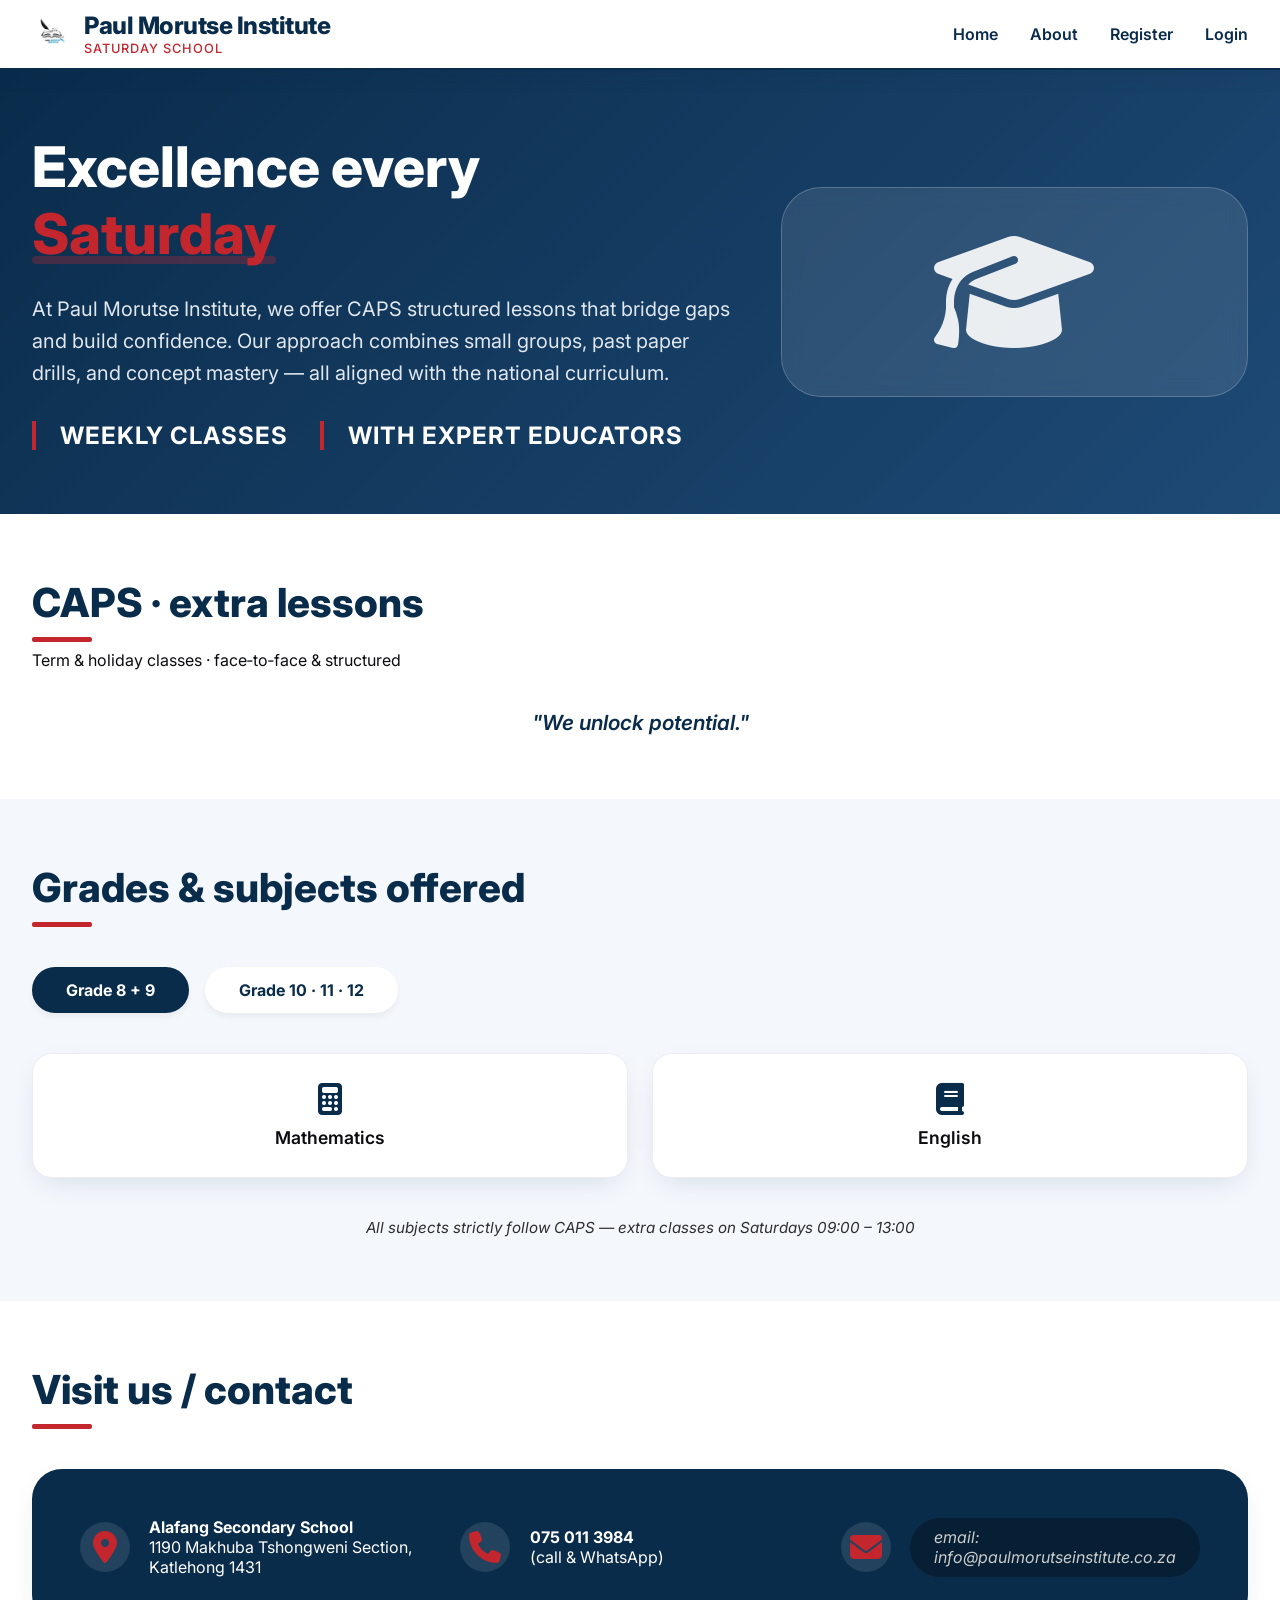
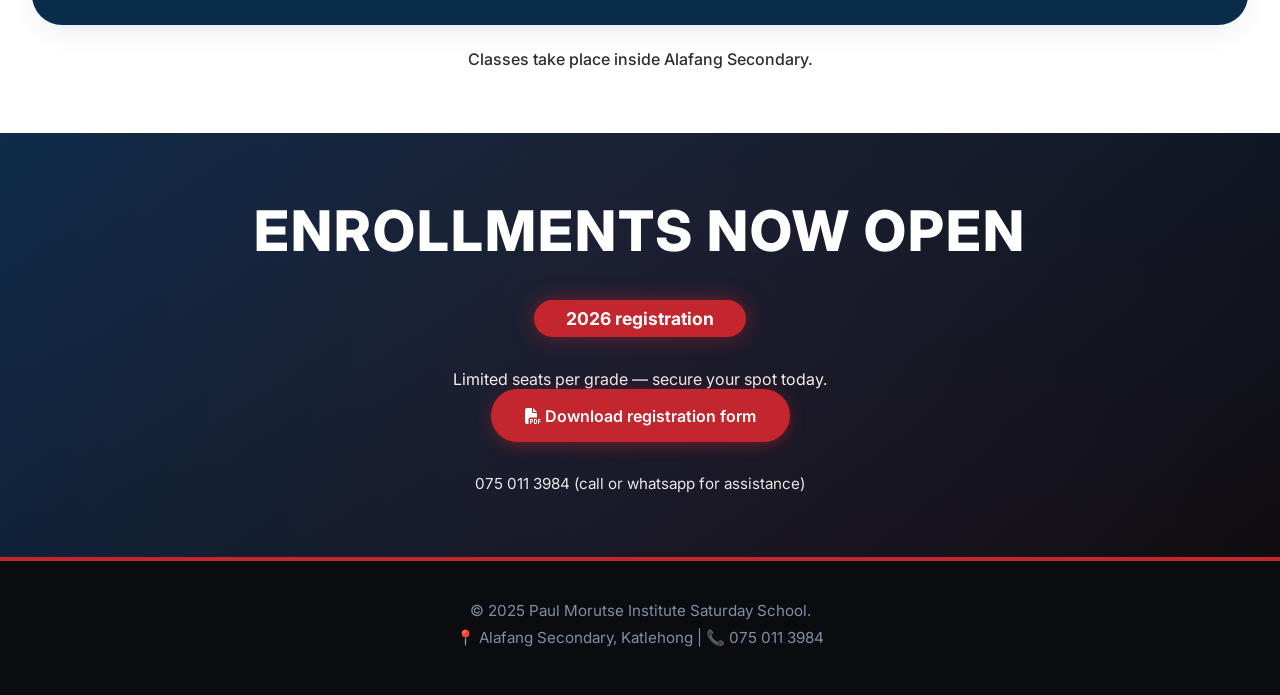
<file: index.html>
<!DOCTYPE html>
<html lang="en">
<head>
    <meta charset="UTF-8">
    <meta name="viewport" content="width=device-width, initial-scale=1.0">
    <title>Paul Morutse Institute · Saturday School</title>
    <!-- Favicon Placeholder -->
    <link rel="icon" type="image/x-icon" href="favicon.ico">
    <!-- Google Fonts -->
    <link href="https://fonts.googleapis.com/css2?family=Inter:wght@300;400;500;600;700;800&display=swap" rel="stylesheet">
    <!-- Font Awesome -->
    <link rel="stylesheet" href="https://cdnjs.cloudflare.com/ajax/libs/font-awesome/6.4.0/css/all.min.css">
    <!-- Custom CSS -->
    <link rel="stylesheet" href="index.css">
</head>
<body>

    <!-- Navigation -->
    <!-- Navigation -->
<nav class="navbar">
    <div class="container nav-container">
        <div class="logo-wrapper">
            <img src="favicon.ico" alt="Logo" class="favicon">
            <div class="logo">
                <h1>Paul Morutse Institute <span>Saturday School</span></h1>
            </div>
        </div>
        <div class="mobile-toggle" id="mobileToggle">
            <i class="fas fa-bars"></i>
        </div>
        <div class="nav-links" id="navLinks">
            <a href="index.html" class="active" >Home</a>
            <a href="about.html">About</a>
            <a href="registration.html">Register</a>
            <a href="login.html">Login</a>
        </div>
    </div>
</nav>

    <!-- Hero Section -->
    <header id="home" class="hero section-animate">
        <div class="container hero-grid">
            <div class="hero-content">
                <h2>Excellence every <i>Saturday</i></h2>
                <p>At Paul Morutse Institute, we offer CAPS structured lessons that bridge gaps and build confidence. Our approach combines small groups, past paper drills, and concept mastery — all aligned with the national curriculum.</p>
                <div class="hero-stats">
                  <div class="stat-item">
                        <div class="stat-number">Weekly Classes</div>
                    </div>
                    <div class="stat-item">
                        <div class="stat-number">With Expert Educators</div>
                    </div>
                </div>
            </div>
            <div class="hero-image">
                <div class="educators-photo">
                    <i class="fas fa-graduation-cap"></i>
                </div>
            </div>
        </div>
    </header>

    <!-- CAPS / About Section -->
    <section id="about" class="caps section-animate">
        <div class="container">
            <h2 class="section-title">CAPS · extra lessons</h2>
            <p>Term & holiday classes · face‑to‑face & structured</p>
            
          
            <div class="quote-box">
                <p>"We unlock potential."</p>
            </div>
        </div>
    </section>

    <!-- Educators Section -->
   

    <!-- Subjects Section -->
    <section id="subjects" class="subjects section-animate">
        <div class="container">
            <h2 class="section-title">Grades & subjects offered</h2>
            
            <div class="grade-tabs">
                <div class="grade-tag g8-9 active" data-target="grade-8-9">Grade 8 + 9</div>
                <div class="grade-tag g10-12" data-target="grade-10-12">Grade 10 · 11 · 12</div>
            </div>

            <!-- Grade 8-9 Subjects -->
            <div id="grade-8-9" class="subject-row subject-group active-group">
                <div class="subject-card">
                    <i class="fas fa-calculator"></i>
                    Mathematics
                </div>
                <div class="subject-card">
                    <i class="fas fa-book"></i>
                    English
                </div>
            </div>

            <!-- Grade 10-12 Subjects -->
            <div id="grade-10-12" class="subject-row subject-group">
                <div class="subject-card">
                    <i class="fas fa-calculator"></i>
                    Mathematics
                </div>
                <div class="subject-card">
                    <i class="fas fa-square-root-variable"></i>
                    Maths Literacy
                </div>
                <div class="subject-card">
                    <i class="fas fa-atom"></i>
                    Physical Sciences
                </div>
                <div class="subject-card">
                    <i class="fas fa-landmark"></i>
                    History
                </div>
                <div class="subject-card">
                    <i class="fas fa-briefcase"></i>
                    Business Studies
                </div>
            </div>

            <p class="subject-note">All subjects strictly follow CAPS — extra classes on Saturdays 09:00 – 13:00</p>
        </div>
    </section>

    <!-- Location & Contact -->
<section id="location" class="location-contact section-animate">
    <div class="container">
        <h2 class="section-title">Visit us / contact</h2>
        <div class="contact-details">
            <a href="https://maps.google.com/?q=Alafang+Secondary+School+Katlehong" target="_blank" class="contact-item" style="text-decoration: none; color: inherit;">
                <i class="fas fa-map-marker-alt"></i>
                <div>
                    <strong>Alafang Secondary School</strong><br>
                    1190 Makhuba Tshongweni Section, Katlehong 1431
                </div>
            </a>
            <a href="tel:0750113984" class="contact-item" style="text-decoration: none; color: inherit;">
                <i class="fas fa-phone"></i>
                <div>
                    <strong>075 011 3984</strong><br>
                    (call & WhatsApp)
                </div>
            </a>
            <a href="mailto:info@paulmorutseinstitute.co.za" class="contact-item" style="text-decoration: none; color: inherit;">
                <i class="fas fa-envelope"></i>
                <div class="email-placeholder">email: info@paulmorutseinstitute.co.za</div>
            </a>
        </div>
        <p class="location-note">Classes take place inside Alafang Secondary.</p>
    </div>
</section>

    <!-- Enrollment -->
    <section id="enroll" class="enrollment section-animate">
        <div class="container">
            <h2>Enrollments now open</h2>
            <div class="open-badge">2026 registration</div>
            <p>Limited seats per grade — secure your spot today.</p>
            <button id="downloadRegBtn" class="btn btn-download">
                <i class="fas fa-file-pdf"></i> Download registration form
            </button>
            <p class="contact-helper">075 011 3984 (call or whatsapp for assistance)</p>
        </div>
    </section>

    <!-- Footer -->
    <footer>
        <div class="container">
            <p>© 2025 Paul Morutse Institute Saturday School.</p>
            <p>📍 Alafang Secondary, Katlehong | 📞 075 011 3984</p>
        </div>
    </footer>

    <!-- Custom JS -->
    <script src="index.js"></script>
</body>
</html>
</file>
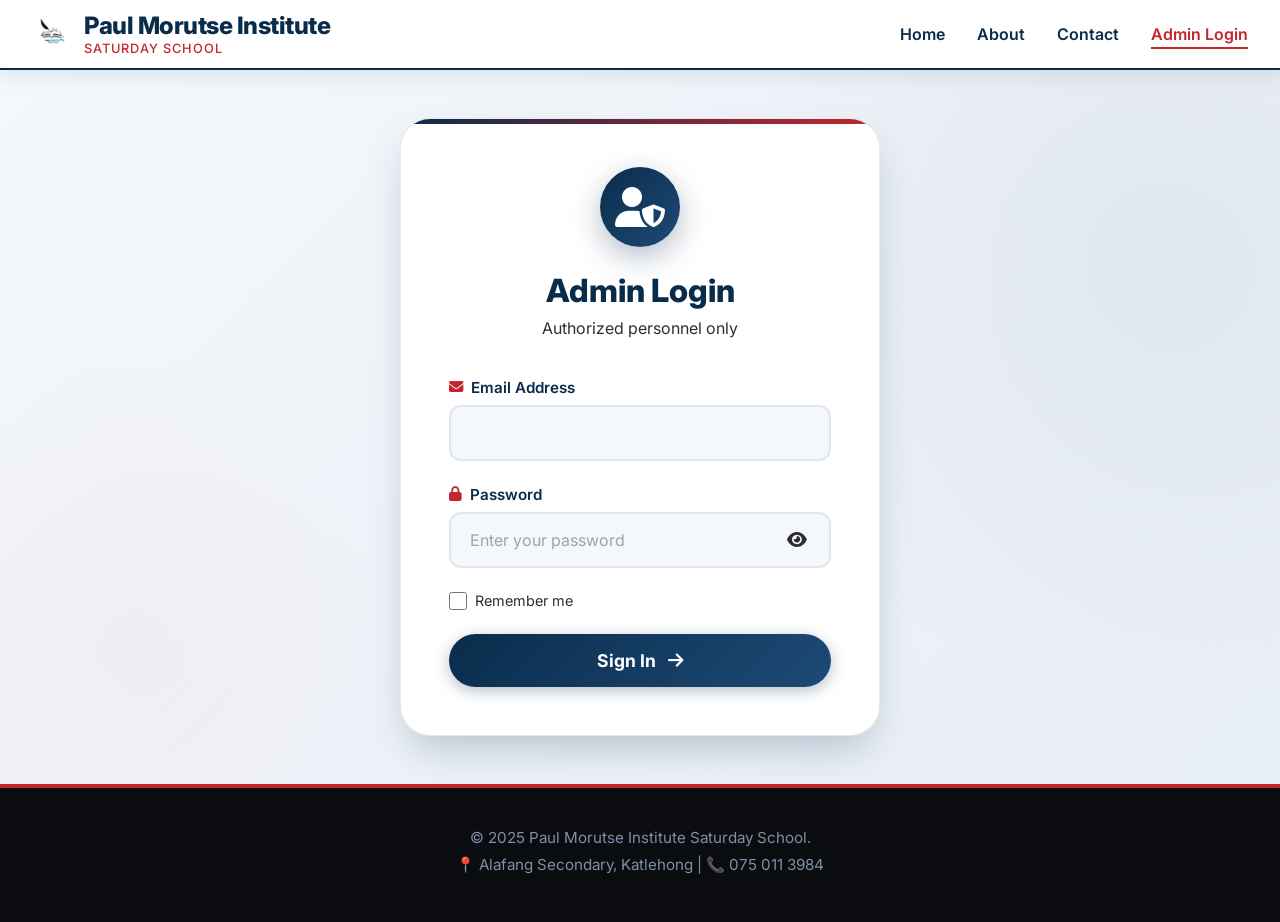
<file: admin.html>
<!DOCTYPE html>
<html lang="en">
<head>
    <meta charset="UTF-8">
    <meta name="viewport" content="width=device-width, initial-scale=1.0">
    <title>Paul Morutse Institute · Admin Portal</title>
    <!-- Favicon -->
    <link rel="icon" type="image/x-icon" href="favicon.ico">
    <!-- Google Fonts -->
    <link href="https://fonts.googleapis.com/css2?family=Inter:wght@300;400;500;600;700;800&family=Poppins:wght@300;400;500;600;700&display=swap" rel="stylesheet">
    <!-- Font Awesome -->
    <link rel="stylesheet" href="https://cdnjs.cloudflare.com/ajax/libs/font-awesome/6.4.0/css/all.min.css">
    <!-- Custom CSS -->
    <link rel="stylesheet" href="admin.css">
</head>
<body>
    <!-- Navigation -->
    <nav class="navbar">
        <div class="container nav-container">
            <div class="logo-wrapper">
                <img src="favicon.ico" alt="Logo" class="favicon">
                <div class="logo">
                    <h1>Paul Morutse Institute <span>Admin Portal</span></h1>
                </div>
            </div>
            <div class="mobile-toggle" id="mobileToggle">
                <i class="fas fa-bars"></i>
            </div>
            <div class="nav-links" id="navLinks">
                <a href="admin.html" class="active">Dashboard</a>
                <a href="login.html" id="logoutBtn">Logout</a>
            </div>
        </div>
    </nav>

    <!-- Main Content -->
    <main>
        <!-- Dashboard Header -->
        <div class="dashboard-header">
            <h1><i class="fas fa-crown" style="color: var(--accent-red);"></i> Admin Dashboard</h1>
            <div class="header-actions">
                <button class="refresh-btn" onclick="refreshSubmissions()" title="Refresh">
                    <i class="fas fa-sync-alt"></i>
                    <span>Refresh</span>
                </button>
                <div class="admin-badge">
                    <i class="fas fa-shield-alt"></i>
                    <span>Administrator Access</span>
                </div>
            </div>
        </div>

        <!-- Stats Cards - Only showing total and daily submissions -->
        <div class="stats-grid">
            <div class="stat-card">
                <div class="stat-icon" style="background: rgba(10, 44, 75, 0.1);">
                    <i class="fas fa-file-upload" style="color: var(--primary-blue);"></i>
                </div>
                <div class="stat-details">
                    <h3 id="totalSubmissions">0</h3>
                    <p>Total Submissions</p>
                </div>
            </div>
            <div class="stat-card">
                <div class="stat-icon" style="background: rgba(196, 38, 46, 0.1);">
                    <i class="fas fa-calendar-day" style="color: var(--accent-red);"></i>
                </div>
                <div class="stat-details">
                    <h3 id="todaySubmissions">0</h3>
                    <p>Today's Submissions</p>
                </div>
            </div>
        </div>

        <!-- Submissions Table - Simplified -->
        <div class="table-container">
            <table class="submissions-table">
                <thead>
                    <tr>
                        <th><i class="far fa-calendar-alt"></i> Date & Time</th>
                        <th><i class="far fa-file"></i> File Name</th>
                        <th><i class="fas fa-cog"></i> Actions</th>
                    </tr>
                </thead>
                <tbody id="submissionsBody">
                    <!-- Data will be populated by JavaScript -->
                </tbody>
            </table>
        </div>

        <!-- Loading Spinner -->
        <div class="loading-spinner" id="loadingSpinner">
            <div class="spinner"></div>
            <p>Loading submissions...</p>
        </div>

        <!-- No Results Message -->
        <div class="no-results" id="noResults">
            <i class="fas fa-folder-open"></i>
            <h3>No submissions found</h3>
            <p>Uploaded registration forms will appear here</p>
        </div>
    </main>

    <!-- Footer -->
    <footer>
        <div class="container">
            <p>© 2025 Paul Morutse Institute Saturday School · Admin Portal</p>
            <p>📍 Alafang Secondary, Katlehong | 📞 075 011 3984</p>
        </div>
    </footer>

    <!-- File Viewer Modal -->
    <div class="modal" id="fileViewerModal">
        <div class="modal-content modal-lg">
            <div class="modal-header">
                <h2><i class="fas fa-file-pdf" style="color: var(--accent-red);"></i> File Viewer</h2>
                <button class="close-modal" onclick="closeFileViewer()">
                    <i class="fas fa-times"></i>
                </button>
            </div>
            <div class="modal-body" id="fileViewerBody">
                <div class="file-viewer-container">
                    <iframe id="fileViewer" src="" width="100%" height="500px" style="border: none;" title="PDF Viewer"></iframe>
                </div>
            </div>
            <div class="modal-footer">
                <button class="modal-btn modal-btn-primary" id="downloadFromViewerBtn">
                    <i class="fas fa-download"></i> Download File
                </button>
                <button class="modal-btn modal-btn-danger" onclick="closeFileViewer()">
                    Close
                </button>
            </div>
        </div>
    </div>

    <!-- Custom JS -->
    <script src="admin.js"></script>
</body>
</html>
</file>
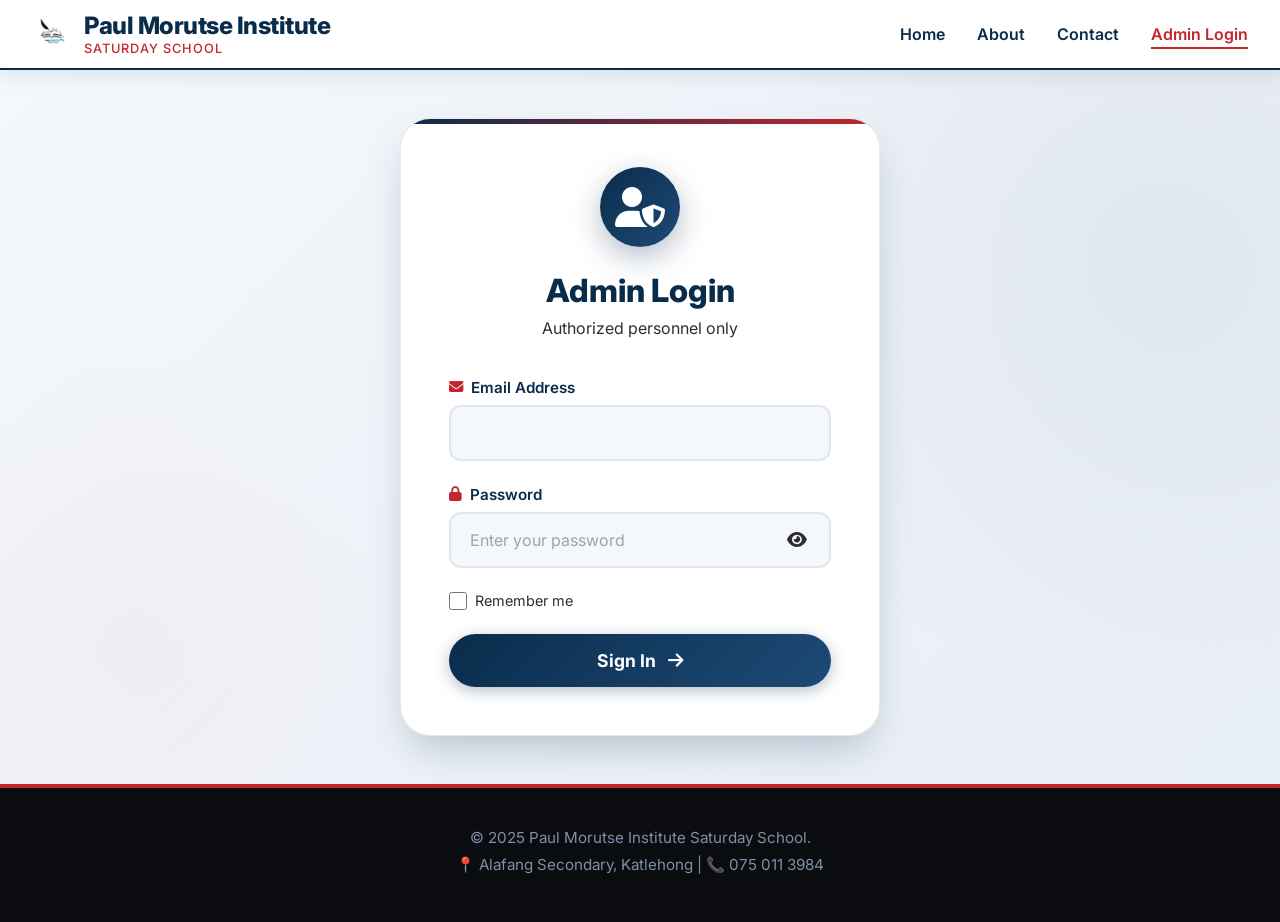
<file: login.html>
<!DOCTYPE html>
<html lang="en">
<head>
    <meta charset="UTF-8">
    <meta name="viewport" content="width=device-width, initial-scale=1.0">
    <title>Admin Login | Paul Morutse Institute</title>
    <link rel="icon" type="image/x-icon" href="favicon.ico">
    <link rel="stylesheet" href="login.css">
    <link rel="stylesheet" href="https://cdnjs.cloudflare.com/ajax/libs/font-awesome/6.4.0/css/all.min.css">
    <link href="https://fonts.googleapis.com/css2?family=Inter:wght@400;500;600;700;800&display=swap" rel="stylesheet">
</head>
<body>
    <!-- ===== Navbar ===== -->
    <nav class="navbar">
        <div class="container nav-container">
            <div class="logo-wrapper">
                <img src="favicon.ico" alt="PMI Logo" class="favicon">
                <div class="logo">
                    <h1>Paul Morutse Institute</h1>
                    <span>Saturday School</span>
                </div>
            </div>
            <div class="mobile-toggle" id="mobileToggle">
                <i class="fas fa-bars"></i>
            </div>
            <div class="nav-links" id="navLinks">
                <a href="index.html">Home</a>
                <a href="about.html">About</a>
                <a href="index.html#location">Contact</a>
                <a href="login.html" class="active">Admin Login</a>
            </div>
        </div>
    </nav>

    <!-- ===== Login Section ===== -->
    <section class="login-section">
        <div class="login-wrapper">
            <div class="login-card section-animate">
                <div class="login-header">
                    <div class="login-icon">
                        <i class="fas fa-user-shield"></i>
                    </div>
                    <h2>Admin Login</h2>
                    <p>Authorized personnel only</p>
                </div>

                <form class="login-form" id="loginForm">
                    <div class="form-group">
                        <label for="email">
                            <i class="fas fa-envelope"></i>
                            Email Address
                        </label>
                        <input type="email" id="email" name="email" placeholder="" required>
                        <div class="input-border"></div>
                    </div>

                    <div class="form-group">
                        <label for="password">
                            <i class="fas fa-lock"></i>
                            Password
                        </label>
                        <div class="password-wrapper">
                            <input type="password" id="password" name="password" placeholder="Enter your password" required>
                            <button type="button" class="toggle-password" id="togglePassword">
                                <i class="fas fa-eye"></i>
                            </button>
                        </div>
                        <div class="input-border"></div>
                    </div>

                    <div class="form-options">
                        <label class="remember-me">
                            <input type="checkbox" id="remember">
                            <span>Remember me</span>
                        </label>
                    </div>

                    <button type="submit" class="btn-login" id="loginBtn">
                        <span>Sign In</span>
                        <i class="fas fa-arrow-right"></i>
                    </button>
                </form>

                <div class="login-loading" id="loginLoading">
                    <div class="spinner"></div>
                    <p>Authenticating...</p>
                </div>

                <div class="login-success" id="loginSuccess">
                    <i class="fas fa-check-circle"></i>
                    <p>Login Successful!</p>
                    <p>Redirecting to admin dashboard...</p>
                </div>

                <div class="login-error" id="loginError">
                    <i class="fas fa-exclamation-circle"></i>
                    <p>Invalid credentials</p>
                    <p>Please contact the administrator</p>
                </div>
            </div>

            
    </section>

    <!-- ===== Footer ===== -->
    <footer>
        <p>© 2025 Paul Morutse Institute Saturday School.</p>
        <p>📍 Alafang Secondary, Katlehong | 📞 075 011 3984</p>
    </footer>

    <script src="login.js"></script>
</body>
</html>
</file>
<file: index.css>
/* ===== Reset & Global ===== */
* {
    margin: 0;
    padding: 0;
    box-sizing: border-box;
    font-family: 'Inter', system-ui, -apple-system, BlinkMacSystemFont, 'Segoe UI', Roboto, sans-serif;
}

body {
    background-color: #ffffff;
    color: #0b0c10;
    scroll-behavior: smooth;
    overflow-x: hidden;
}

/* ===== Color Palette ===== */
:root {
    --primary-blue: #0a2c4b;       /* Main Blue */
    --light-blue: #1e4a76;         /* Hover Blue */
    --accent-red: #c4262e;         /* Touch of Red */
    --dark-black: #0b0c10;         /* Touch of Black */
    --white: #ffffff;              /* Main White */
    --off-white: #f4f7fc;          /* Backgrounds */
    --text-grey: #2e2e2e;
    --shadow: 0 10px 30px -10px rgba(10, 44, 75, 0.15);
    --shadow-hover: 0 20px 40px -10px rgba(10, 44, 75, 0.25);
}

.container {
    max-width: 1280px;
    margin: 0 auto;
    padding: 0 2rem;
}

/* ===== Animations ===== */
.section-animate {
    opacity: 0;
    transform: translateY(30px);
    transition: all 0.8s cubic-bezier(0.5, 0, 0, 1);
}

.section-animate.visible {
    opacity: 1;
    transform: translateY(0);
}

@keyframes float {
    0% { transform: translateY(0px); }
    50% { transform: translateY(-10px); }
    100% { transform: translateY(0px); }
}

@keyframes pulse-red {
    0% { box-shadow: 0 0 0 0 rgba(196, 38, 46, 0.4); }
    70% { box-shadow: 0 0 0 10px rgba(196, 38, 46, 0); }
    100% { box-shadow: 0 0 0 0 rgba(196, 38, 46, 0); }
}

/* ===== Header / Nav ===== */
.navbar {
    background-color: var(--white);
    color: var(--primary-blue);
    padding: 0.75rem 0;
    border-bottom: 2px solid var(--primary-blue);
    position: sticky;
    top: 0;
    z-index: 1000;
    box-shadow: 0 4px 20px rgba(10, 44, 75, 0.1);
    transition: all 0.3s ease;
}

.nav-container {
    display: flex;
    justify-content: space-between;
    align-items: center;
    flex-wrap: wrap;
}

.logo-wrapper {
    display: flex;
    align-items: center;
    gap: 0.75rem;
}

.favicon {
    width: 40px;
    height: 40px;
    object-fit: contain;
    transition: transform 0.3s ease;
}

.favicon:hover {
    transform: rotate(5deg) scale(1.05);
}

.logo h1 {
    font-size: 1.5rem;
    font-weight: 800;
    letter-spacing: -0.5px;
    line-height: 1.2;
    color: var(--primary-blue);
    margin: 0;
}

.logo span {
    color: var(--accent-red);
    font-weight: 500;
    font-size: 0.8rem;
    display: block;
    letter-spacing: 1px;
    text-transform: uppercase;
}

.nav-links {
    display: flex;
    gap: 2rem;
    font-weight: 600;
}

.nav-links a {
    color: var(--primary-blue);
    text-decoration: none;
    transition: 0.3s;
    font-size: 1rem;
    position: relative;
    padding: 5px 0;
}

.nav-links a::after {
    content: '';
    position: absolute;
    width: 0;
    height: 2px;
    bottom: 0;
    left: 0;
    background-color: var(--accent-red);
    transition: width 0.3s;
}

.nav-links a:hover::after {
    width: 100%;
}

.nav-links a:hover {
    color: var(--accent-red);
}

.mobile-toggle {
    display: none;
    font-size: 1.5rem;
    color: var(--primary-blue);
    cursor: pointer;
    width: 40px;
    height: 40px;
    align-items: center;
    justify-content: center;
    background: var(--off-white);
    border-radius: 50%;
    transition: all 0.3s ease;
}

.mobile-toggle:hover {
    background: var(--primary-blue);
    color: var(--white);
}

/* ===== Hero Section ===== */
.hero {
    background: linear-gradient(135deg, var(--primary-blue) 0%, var(--light-blue) 100%);
    color: var(--white);
    padding: 4rem 0;
    position: relative;
    overflow: hidden;
}

.hero-grid {
    display: grid;
    grid-template-columns: 1.2fr 0.8fr;
    gap: 3rem;
    align-items: center;
}

.hero h2 {
    font-size: clamp(2rem, 5vw, 3.5rem);
    font-weight: 800;
    line-height: 1.2;
    margin-bottom: 1.5rem;
}

.hero h2 i {
    color: var(--accent-red);
    font-style: normal;
    position: relative;
    display: inline-block;
}

.hero h2 i::after {
    content: '';
    position: absolute;
    bottom: 5px;
    left: 0;
    width: 100%;
    height: 8px;
    background: rgba(196, 38, 46, 0.3);
    z-index: -1;
    border-radius: 4px;
}

.hero p {
    font-size: clamp(1rem, 3vw, 1.25rem);
    margin-bottom: 2rem;
    color: #e0e7ef;
    line-height: 1.6;
}

.hero-stats {
    display: flex;
    gap: 2rem;
    flex-wrap: wrap;
}

.stat-item {
    border-left: 4px solid var(--accent-red);
    padding-left: 1.5rem;
}

.stat-number {
    font-size: clamp(1.1rem, 3vw, 1.5rem);
    font-weight: 700;
    color: var(--white);
    text-transform: uppercase;
    letter-spacing: 1px;
}

.educators-photo {
    background: rgba(255, 255, 255, 0.1);
    backdrop-filter: blur(10px);
    padding: 2.5rem;
    border-radius: 40px;
    text-align: center;
    border: 1px solid rgba(255,255,255,0.2);
    animation: float 6s ease-in-out infinite;
}

.educators-photo i {
    font-size: clamp(5rem, 10vw, 10rem);
    color: var(--white);
    opacity: 0.9;
}

/* ===== CAPS Section ===== */
.caps {
    padding: 4rem 0;
    background: var(--white);
}

.section-title {
    font-size: clamp(1.8rem, 4vw, 2.5rem);
    font-weight: 800;
    color: var(--primary-blue);
    margin-bottom: 0.5rem;
    position: relative;
    display: inline-block;
}

.section-title::after {
    content: '';
    display: block;
    width: 60px;
    height: 5px;
    background: var(--accent-red);
    margin-top: 10px;
    border-radius: 2px;
}

.caps-grid {
    display: flex;
    flex-wrap: wrap;
    gap: 1.5rem;
    margin: 2.5rem 0;
}

.caps-card {
    background: var(--off-white);
    border-radius: 20px;
    padding: 2rem;
    flex: 1 1 280px;
    box-shadow: var(--shadow);
    border-bottom: 5px solid var(--primary-blue);
    transition: all 0.3s ease;
    position: relative;
    overflow: hidden;
}

.caps-card:hover {
    transform: translateY(-10px);
    box-shadow: var(--shadow-hover);
    border-bottom-color: var(--accent-red);
}

.caps-icon {
    font-size: 2.5rem;
    color: var(--primary-blue);
    margin-bottom: 1.2rem;
    transition: transform 0.3s;
}

.caps-card:hover .caps-icon {
    transform: scale(1.1);
    color: var(--accent-red);
}

.caps-card h3 {
    font-size: 1.3rem;
    color: var(--dark-black);
    margin-bottom: 0.8rem;
}

.grade-badge {
    background: var(--primary-blue);
    color: var(--white);
    padding: 0.4rem 1.2rem;
    border-radius: 50px;
    display: inline-block;
    font-size: 0.85rem;
    font-weight: 600;
}

.quote-box {
    text-align: center;
    font-size: 1.3rem;
    font-style: italic;
    color: var(--primary-blue);
    margin-top: 2.5rem;
    font-weight: 600;
}

/* ===== Educators Section ===== */
.educators {
    background: var(--primary-blue);
    color: var(--white);
    padding: 4rem 0;
    position: relative;
}

.educators-grid {
    display: grid;
    grid-template-columns: 1fr 1fr;
    gap: 3rem;
    align-items: center;
}

.educators-content h3 {
    font-size: clamp(1.8rem, 4vw, 2.5rem);
    margin-bottom: 1.8rem;
    border-left: 8px solid var(--accent-red);
    padding-left: 1.5rem;
    line-height: 1.2;
}

.educators-list {
    list-style: none;
}

.educators-list li {
    margin-bottom: 1.2rem;
    font-size: clamp(1.1rem, 3vw, 1.3rem);
    display: flex;
    align-items: center;
    gap: 1rem;
}

.educators-list i {
    color: var(--accent-red);
    font-size: 1.3rem;
    width: 2rem;
}

.educators-visual {
    text-align: center;
    font-size: 15rem;
    color: rgba(255,255,255,0.05);
    position: relative;
}

.educators-visual::before {
    content: '\f508';
    font-family: "Font Awesome 6 Free";
    font-weight: 900;
    position: absolute;
    top: 50%;
    left: 50%;
    transform: translate(-50%, -50%);
    color: var(--accent-red);
    opacity: 0.2;
    font-size: 10rem;
}

/* ===== Subjects Section ===== */
.subjects {
    background: var(--off-white);
    padding: 4rem 0;
}

.grade-tabs {
    display: flex;
    flex-wrap: wrap;
    gap: 1rem;
    margin: 2rem 0 2.5rem;
}

.grade-tag {
    background: var(--white);
    border-radius: 50px;
    padding: 0.7rem 2rem;
    font-weight: 700;
    font-size: 1rem;
    color: var(--primary-blue);
    box-shadow: 0 4px 6px rgba(0,0,0,0.05);
    border: 2px solid transparent;
    cursor: pointer;
    transition: all 0.3s ease;
}

.grade-tag:hover {
    transform: translateY(-3px);
    box-shadow: 0 8px 15px rgba(0,0,0,0.1);
}

.grade-tag.active {
    background: var(--primary-blue);
    color: var(--white);
    border-color: var(--primary-blue);
}

.grade-tag.g10-12.active {
    background: var(--accent-red);
    border-color: var(--accent-red);
}

.subject-row {
    display: grid;
    grid-template-columns: repeat(auto-fit, minmax(180px, 1fr));
    gap: 1.5rem;
    margin-bottom: 2.5rem;
    display: none;
    animation: fadeUp 0.5s ease forwards;
}

.subject-row.active-group {
    display: grid;
}

.subject-card {
    background: var(--white);
    padding: 1.8rem 1.2rem;
    border-radius: 20px;
    text-align: center;
    font-weight: 600;
    font-size: 1.1rem;
    color: var(--dark-black);
    box-shadow: var(--shadow);
    transition: 0.3s;
    border: 1px solid #eaeef2;
    cursor: default;
    display: flex;
    flex-direction: column;
    align-items: center;
    gap: 0.8rem;
}

.subject-card:hover {
    transform: translateY(-5px) scale(1.02);
    border-color: var(--primary-blue);
    box-shadow: var(--shadow-hover);
}

.subject-card i {
    font-size: 2rem;
    color: var(--primary-blue);
    transition: 0.3s;
}

.subject-card:hover i {
    color: var(--accent-red);
}

.subject-note {
    text-align: center;
    color: var(--text-grey);
    font-style: italic;
    margin-top: 1.5rem;
    font-size: 0.95rem;
}

/* ===== Location & Contact ===== */
.location-contact {
    padding: 4rem 0;
    background: var(--white);
}

.contact-details {
    display: flex;
    flex-wrap: wrap;
    gap: 2rem;
    background: var(--primary-blue);
    color: var(--white);
    padding: 2.5rem;
    border-radius: 30px;
    margin-top: 2rem;
    align-items: center;
    justify-content: space-between;
    box-shadow: var(--shadow);
    max-width: 100%;
}

.contact-item {
    display: flex;
    align-items: center;
    gap: 1.2rem;
    font-size: 1rem;
    flex: 1 1 250px;
    transition: all 0.3s ease;
    cursor: pointer;
    border-radius: 12px;
    padding: 0.5rem;
    text-decoration: none;
    color: inherit;
}

.contact-item:hover {
    background: rgba(255, 255, 255, 0.15);
    transform: translateY(-2px);
}

.contact-item i {
    font-size: 2rem;
    color: var(--accent-red);
    background: rgba(255,255,255,0.1);
    padding: 0.8rem;
    border-radius: 50%;
    width: 50px;
    height: 50px;
    display: flex;
    align-items: center;
    justify-content: center;
    transition: all 0.3s ease;
    flex-shrink: 0;
}

.contact-item:hover i {
    background: var(--accent-red);
    color: var(--white);
    transform: scale(1.1);
}

.email-placeholder {
    background: rgba(0,0,0,0.3);
    padding: 0.6rem 1.5rem;
    border-radius: 50px;
    color: #ccc;
    font-style: italic;
    display: inline-block;
    transition: all 0.3s ease;
}

.contact-item:hover .email-placeholder {
    background: rgba(0,0,0,0.5);
    color: var(--white);
}

.location-note {
    text-align: center;
    margin-top: 1.5rem;
    color: var(--text-grey);
    font-weight: 500;
}

/* ===== Enrollment ===== */
.enrollment {
    background: linear-gradient(145deg, var(--primary-blue) 0%, var(--dark-black) 100%);
    color: var(--white);
    text-align: center;
    padding: 4rem 2rem;
    position: relative;
    overflow: hidden;
}

.enrollment::before {
    content: '';
    position: absolute;
    top: -50%;
    left: -50%;
    width: 200%;
    height: 200%;
    background: radial-gradient(circle, rgba(196,38,46,0.1) 0%, transparent 70%);
    animation: pulse-red 3s infinite;
}

.enrollment h2 {
    font-size: clamp(2rem, 5vw, 3.5rem);
    font-weight: 800;
    text-transform: uppercase;
    letter-spacing: 2px;
    margin-bottom: 1rem;
    position: relative;
}

.open-badge {
    background: var(--accent-red);
    display: inline-block;
    padding: 0.5rem 2rem;
    border-radius: 50px;
    font-size: 1.1rem;
    font-weight: 700;
    margin: 1.2rem 0 2rem;
    box-shadow: 0 0 20px rgba(196, 38, 46, 0.5);
    position: relative;
    animation: float 3s ease-in-out infinite;
}

.btn {
    display: inline-block;
    background: transparent;
    border: 2px solid var(--white);
    padding: 0.9rem 2rem;
    font-weight: 600;
    text-decoration: none;
    border-radius: 50px;
    transition: all 0.3s ease;
    cursor: pointer;
    font-size: 1rem;
    color: var(--white);
    position: relative;
    z-index: 10;
}

.btn-download {
    background: var(--accent-red);
    border-color: var(--accent-red);
    color: var(--white);
    box-shadow: 0 4px 15px rgba(196, 38, 46, 0.4);
}

.btn-download:hover {
    background: #a51e26;
    border-color: #a51e26;
    box-shadow: 0 8px 25px rgba(196, 38, 46, 0.6);
    transform: translateY(-3px);
}

.contact-helper {
    margin-top: 2rem;
    font-size: 0.95rem;
    opacity: 0.9;
    position: relative;
    z-index: 10;
}

/* ===== Footer ===== */
footer {
    background: var(--dark-black);
    color: #7f8fa6;
    padding: 2.5rem 2rem;
    text-align: center;
    border-top: 4px solid var(--accent-red);
}

footer p {
    margin-bottom: 0.5rem;
    font-size: 0.95rem;
}

/* ===== Responsive - Tablet ===== */
@media (max-width: 900px) {
    .container {
        padding: 0 1.5rem;
    }

    .hero-grid, .educators-grid {
        grid-template-columns: 1fr;
        text-align: center;
        gap: 2rem;
    }

    .hero-stats {
        justify-content: center;
    }

    .educators-content h3 {
        border-left: none;
        border-bottom: 8px solid var(--accent-red);
        padding-left: 0;
        padding-bottom: 1rem;
    }

    .educators-list li {
        justify-content: center;
    }

    .contact-details {
        flex-direction: column;
        text-align: center;
        padding: 2rem;
        border-radius: 20px;
    }

    .contact-item {
        flex-direction: column;
        gap: 0.5rem;
        width: 100%;
    }
}

/* ===== Responsive - Mobile ===== */
@media (max-width: 768px) {
    .container {
        padding: 0 1.2rem;
    }

    .navbar {
        padding: 0.5rem 0;
    }

    .mobile-toggle {
        display: flex;
    }

    .nav-links {
        position: absolute;
        top: 100%;
        left: 0;
        width: 100%;
        background: var(--white);
        flex-direction: column;
        padding: 1.5rem;
        gap: 1rem;
        box-shadow: 0 20px 30px rgba(10, 44, 75, 0.15);
        display: none;
        border-bottom: 3px solid var(--accent-red);
        border-radius: 0 0 20px 20px;
    }

    .nav-links.active {
        display: flex;
        animation: slideDown 0.3s ease forwards;
    }

    .nav-links a {
        font-size: 1.1rem;
        text-align: center;
        padding: 0.7rem;
        background: var(--off-white);
        border-radius: 50px;
        width: 100%;
    }

    .nav-links a::after {
        display: none;
    }

    .nav-links a:hover {
        background: var(--primary-blue);
        color: var(--white);
    }

    .hero {
        padding: 3rem 0;
    }

    .hero h2 {
        font-size: 2rem;
    }

    .hero p {
        font-size: 1rem;
    }

    .hero-stats {
        gap: 1.5rem;
    }

    .stat-item {
        padding-left: 1rem;
    }

    .stat-number {
        font-size: 1rem;
    }

    .section-title {
        font-size: 1.8rem;
    }

    .enrollment h2 {
        font-size: 1.8rem;
    }

    .logo-wrapper {
        gap: 0.5rem;
    }

    .favicon {
        width: 35px;
        height: 35px;
    }

    .logo h1 {
        font-size: 1.1rem;
    }

    .logo span {
        font-size: 0.65rem;
    }

    .caps-card {
        padding: 1.5rem;
    }

    .caps-card h3 {
        font-size: 1.2rem;
    }

    .subject-row {
        grid-template-columns: repeat(2, 1fr);
        gap: 1rem;
    }

    .subject-card {
        padding: 1.5rem 0.8rem;
        font-size: 1rem;
    }

    .subject-card i {
        font-size: 1.8rem;
    }

    .grade-tabs {
        justify-content: center;
    }

    .grade-tag {
        padding: 0.6rem 1.5rem;
        font-size: 0.95rem;
    }

    /* Contact section - Compact Mobile Styles */
    .contact-details {
        padding: 1.5rem 1rem;
        gap: 1rem;
        border-radius: 16px;
        margin-top: 1.5rem;
    }

    .contact-item {
        flex-direction: row;
        justify-content: flex-start;
        padding: 0.8rem 0.6rem;
        gap: 0.8rem;
        width: 100%;
        flex: 1 1 100%;
    }

    .contact-item i {
        width: 40px;
        height: 40px;
        font-size: 1.2rem;
        padding: 0.6rem;
        flex-shrink: 0;
    }

    .contact-item div {
        font-size: 0.9rem;
        line-height: 1.4;
        text-align: left;
    }

    .contact-item strong {
        font-size: 0.95rem;
        display: block;
        margin-bottom: 0.2rem;
    }

    .email-placeholder {
        padding: 0.4rem 1rem;
        font-size: 0.85rem;
    }

    .location-note {
        font-size: 0.85rem;
        margin-top: 1rem;
    }

    .enrollment {
        padding: 3rem 1rem;
    }

    .open-badge {
        padding: 0.4rem 1.5rem;
        font-size: 1rem;
    }

    .btn {
        padding: 0.8rem 1.8rem;
        font-size: 0.95rem;
    }

    .contact-helper {
        font-size: 0.9rem;
    }

    footer p {
        font-size: 0.9rem;
    }
}

/* ===== Responsive - Small Mobile ===== */
@media (max-width: 480px) {
    .container {
        padding: 0 1rem;
    }

    .hero {
        padding: 2.5rem 0;
    }

    .hero h2 {
        font-size: 1.8rem;
    }

    .hero-stats {
        flex-direction: column;
        gap: 1rem;
        align-items: center;
    }

    .stat-item {
        width: 100%;
        max-width: 250px;
    }

    .caps-card {
        flex: 1 1 100%;
    }

    .subject-row {
        grid-template-columns: 1fr;
        gap: 0.8rem;
    }

    .subject-card {
        flex-direction: row;
        justify-content: flex-start;
        padding: 1rem 1.5rem;
        gap: 1rem;
    }

    .subject-card i {
        margin-bottom: 0;
        font-size: 1.5rem;
    }

    .grade-tabs {
        flex-direction: column;
        width: 100%;
    }

    .grade-tag {
        width: 100%;
        text-align: center;
    }

    /* Contact section - Extra Small Mobile Styles */
    .contact-details {
        padding: 1.2rem 0.8rem;
        gap: 0.8rem;
        border-radius: 12px;
        margin-top: 1rem;
    }

    .contact-item {
        padding: 0.6rem 0.5rem;
        gap: 0.6rem;
        border-radius: 8px;
    }

    .contact-item i {
        width: 35px;
        height: 35px;
        font-size: 1rem;
        padding: 0.5rem;
    }

    .contact-item div {
        font-size: 0.8rem;
        line-height: 1.3;
    }

    .contact-item strong {
        font-size: 0.85rem;
    }

    .email-placeholder {
        padding: 0.3rem 0.8rem;
        font-size: 0.75rem;
    }

    .location-note {
        font-size: 0.75rem;
        margin-top: 0.8rem;
    }

    .enrollment h2 {
        font-size: 1.5rem;
    }

    .open-badge {
        font-size: 0.9rem;
    }

    .btn {
        width: 100%;
        max-width: 300px;
    }

    .logo-wrapper {
        gap: 0.4rem;
    }

    .favicon {
        width: 30px;
        height: 30px;
    }

    .logo h1 {
        font-size: 1rem;
    }

    .logo span {
        font-size: 0.6rem;
    }
}

/* ===== Keyframes ===== */
@keyframes slideDown {
    from {
        opacity: 0;
        transform: translateY(-20px);
    }
    to {
        opacity: 1;
        transform: translateY(0);
    }
}

@keyframes fadeUp {
    from {
        opacity: 0;
        transform: translateY(20px);
    }
    to {
        opacity: 1;
        transform: translateY(0);
    }
}
</file>
<file: admin.css>
* {
    margin: 0;
    padding: 0;
    box-sizing: border-box;
    font-family: 'Inter', system-ui, -apple-system, BlinkMacSystemFont, 'Segoe UI', Roboto, sans-serif;
}

body {
    background-color: #f4f7fc;
    color: #0b0c10;
    scroll-behavior: smooth;
    overflow-x: hidden;
    min-height: 100vh;
    display: flex;
    flex-direction: column;
}

/* ===== Color Palette ===== */
:root {
    --primary-blue: #0a2c4b;       /* Main Blue */
    --light-blue: #1e4a76;         /* Hover Blue */
    --accent-red: #c4262e;         /* Touch of Red */
    --dark-black: #0b0c10;         /* Touch of Black */
    --white: #ffffff;              /* Main White */
    --off-white: #f4f7fc;          /* Backgrounds */
    --text-grey: #2e2e2e;
    --shadow: 0 10px 30px -10px rgba(10, 44, 75, 0.15);
    --shadow-hover: 0 20px 40px -10px rgba(10, 44, 75, 0.25);
    --radius: 16px;
    --transition: all 0.3s ease;
}

.container {
    max-width: 1400px;
    margin: 0 auto;
    padding: 0 2rem;
}

/* ===== Header / Nav ===== */
.navbar {
    background-color: var(--white);
    color: var(--primary-blue);
    padding: 0.75rem 0;
    border-bottom: 2px solid var(--primary-blue);
    position: sticky;
    top: 0;
    z-index: 1000;
    box-shadow: 0 4px 20px rgba(10, 44, 75, 0.1);
    transition: all 0.3s ease;
}

.nav-container {
    display: flex;
    justify-content: space-between;
    align-items: center;
    flex-wrap: wrap;
}

.logo-wrapper {
    display: flex;
    align-items: center;
    gap: 0.75rem;
}

.favicon {
    width: 40px;
    height: 40px;
    object-fit: contain;
    transition: transform 0.3s ease;
}

.favicon:hover {
    transform: rotate(5deg) scale(1.05);
}

.logo h1 {
    font-size: 1.5rem;
    font-weight: 800;
    letter-spacing: -0.5px;
    line-height: 1.2;
    color: var(--primary-blue);
    margin: 0;
}

.logo span {
    color: var(--accent-red);
    font-weight: 500;
    font-size: 0.8rem;
    display: block;
    letter-spacing: 1px;
    text-transform: uppercase;
}

.nav-links {
    display: flex;
    gap: 2rem;
    font-weight: 600;
}

.nav-links a {
    color: var(--primary-blue);
    text-decoration: none;
    transition: 0.3s;
    font-size: 1rem;
    position: relative;
    padding: 5px 0;
}

.nav-links a.active {
    color: var(--accent-red);
}

.nav-links a.active::after {
    content: '';
    position: absolute;
    width: 100%;
    height: 2px;
    bottom: 0;
    left: 0;
    background-color: var(--accent-red);
}

.nav-links a::after {
    content: '';
    position: absolute;
    width: 0;
    height: 2px;
    bottom: 0;
    left: 0;
    background-color: var(--accent-red);
    transition: width 0.3s;
}

.nav-links a:hover::after {
    width: 100%;
}

.nav-links a:hover {
    color: var(--accent-red);
}

.mobile-toggle {
    display: none;
    font-size: 1.5rem;
    color: var(--primary-blue);
    cursor: pointer;
    width: 40px;
    height: 40px;
    align-items: center;
    justify-content: center;
    background: var(--off-white);
    border-radius: 50%;
    transition: all 0.3s ease;
}

.mobile-toggle:hover {
    background: var(--primary-blue);
    color: var(--white);
}

/* ===== Main Content ===== */
main {
    flex: 1;
    padding: 2rem;
    max-width: 1200px;
    margin: 0 auto;
    width: 100%;
}

/* ===== Dashboard Header ===== */
.dashboard-header {
    display: flex;
    justify-content: space-between;
    align-items: center;
    margin-bottom: 2rem;
    flex-wrap: wrap;
    gap: 1rem;
}

.dashboard-header h1 {
    font-size: 2rem;
    color: var(--primary-blue);
    display: flex;
    align-items: center;
    gap: 0.5rem;
}

.admin-badge {
    background: linear-gradient(135deg, var(--primary-blue), var(--light-blue));
    color: var(--white);
    padding: 0.75rem 1.5rem;
    border-radius: 50px;
    display: flex;
    align-items: center;
    gap: 0.5rem;
    font-weight: 600;
    box-shadow: var(--shadow);
}

.admin-badge i {
    font-size: 1.2rem;
}

/* ===== Stats Cards ===== */
.stats-grid {
    display: grid;
    grid-template-columns: repeat(auto-fit, minmax(240px, 1fr));
    gap: 1.5rem;
    margin-bottom: 2rem;
}

.stat-card {
    background: var(--white);
    padding: 1.5rem;
    border-radius: var(--radius);
    box-shadow: var(--shadow);
    display: flex;
    align-items: center;
    gap: 1rem;
    transition: var(--transition);
}

.stat-card:hover {
    transform: translateY(-4px);
    box-shadow: var(--shadow-hover);
}

.stat-icon {
    width: 60px;
    height: 60px;
    border-radius: 12px;
    display: flex;
    align-items: center;
    justify-content: center;
    font-size: 1.8rem;
}

.stat-details h3 {
    font-size: 2rem;
    font-weight: 700;
    color: var(--dark-black);
    line-height: 1.2;
}

.stat-details p {
    color: var(--text-grey);
    font-size: 0.9rem;
    font-weight: 500;
}

/* ===== Table Styles ===== */
.table-container {
    background: var(--white);
    border-radius: var(--radius);
    box-shadow: var(--shadow);
    overflow-x: auto;
    margin-bottom: 2rem;
}

.submissions-table {
    width: 100%;
    border-collapse: collapse;
    min-width: 600px;
}

.submissions-table th {
    background: linear-gradient(135deg, var(--primary-blue), var(--light-blue));
    color: var(--white);
    padding: 1rem;
    text-align: left;
    font-weight: 600;
    font-size: 0.9rem;
    white-space: nowrap;
}

.submissions-table th i {
    margin-right: 0.5rem;
}

.submissions-table td {
    padding: 1rem;
    border-bottom: 1px solid #e2e8f0;
    color: var(--text-grey);
}

.submissions-table tr:last-child td {
    border-bottom: none;
}

.submissions-table tbody tr {
    transition: var(--transition);
}

.submissions-table tbody tr:hover {
    background: var(--off-white);
}

.file-info {
    display: flex;
    align-items: center;
    gap: 0.75rem;
}

.file-icon {
    font-size: 1.5rem;
    color: var(--accent-red);
}

.file-name {
    font-weight: 500;
    color: var(--dark-black);
}

.action-buttons {
    display: flex;
    gap: 0.5rem;
}

.action-btn {
    width: 40px;
    height: 40px;
    border-radius: 8px;
    border: none;
    display: flex;
    align-items: center;
    justify-content: center;
    cursor: pointer;
    transition: var(--transition);
    font-size: 1rem;
}

.view-btn {
    background: rgba(10, 44, 75, 0.1);
    color: var(--primary-blue);
}

.view-btn:hover {
    background: var(--primary-blue);
    color: var(--white);
    transform: translateY(-2px);
}

.download-btn {
    background: rgba(30, 74, 118, 0.1);
    color: var(--light-blue);
}

.download-btn:hover {
    background: var(--light-blue);
    color: var(--white);
    transform: translateY(-2px);
}

.delete-btn {
    background: rgba(196, 38, 46, 0.1);
    color: var(--accent-red);
}

.delete-btn:hover {
    background: var(--accent-red);
    color: var(--white);
    transform: translateY(-2px);
}
/* Add this to your existing admin.css */

.header-actions {
    display: flex;
    gap: 1rem;
    align-items: center;
    flex-wrap: wrap;
}

.refresh-btn {
    padding: 0.75rem 1.5rem;
    background: var(--white);
    color: var(--primary-blue);
    border: 2px solid var(--primary-blue);
    border-radius: 50px;
    font-weight: 600;
    cursor: pointer;
    transition: var(--transition);
    display: flex;
    align-items: center;
    gap: 0.5rem;
    font-size: 0.95rem;
}

.refresh-btn:hover {
    background: var(--primary-blue);
    color: var(--white);
    transform: translateY(-2px);
    box-shadow: var(--shadow);
}

.refresh-btn i {
    transition: transform 0.5s ease;
}

.refresh-btn:hover i {
    transform: rotate(180deg);
}

@media (max-width: 768px) {
    .header-actions {
        width: 100%;
        justify-content: space-between;
    }
    
    .refresh-btn {
        padding: 0.75rem 1rem;
    }
}

@media (max-width: 480px) {
    .header-actions {
        flex-direction: column;
        width: 100%;
    }
    
    .refresh-btn {
        width: 100%;
        justify-content: center;
    }
}

/* ===== Loading Spinner ===== */
.loading-spinner {
    text-align: center;
    padding: 3rem;
    display: none;
}

.loading-spinner.show {
    display: block;
}

.spinner {
    width: 50px;
    height: 50px;
    border: 4px solid var(--off-white);
    border-top: 4px solid var(--primary-blue);
    border-radius: 50%;
    margin: 0 auto 1rem;
    animation: spin 1s linear infinite;
}

@keyframes spin {
    0% { transform: rotate(0deg); }
    100% { transform: rotate(360deg); }
}

/* ===== No Results ===== */
.no-results {
    text-align: center;
    padding: 4rem 2rem;
    background: var(--white);
    border-radius: var(--radius);
    box-shadow: var(--shadow);
    display: none;
}

.no-results.show {
    display: block;
}

.no-results i {
    font-size: 4rem;
    color: var(--primary-blue);
    opacity: 0.3;
    margin-bottom: 1rem;
}

.no-results h3 {
    color: var(--dark-black);
    margin-bottom: 0.5rem;
}

.no-results p {
    color: var(--text-grey);
}

/* ===== Modal Styles ===== */
.modal {
    display: none;
    position: fixed;
    top: 0;
    left: 0;
    width: 100%;
    height: 100%;
    background: rgba(0, 0, 0, 0.5);
    z-index: 2000;
    align-items: center;
    justify-content: center;
    padding: 1rem;
}

.modal.show {
    display: flex;
}

.modal-content {
    background: var(--white);
    border-radius: var(--radius);
    width: 100%;
    max-width: 900px;
    max-height: 90vh;
    overflow-y: auto;
    box-shadow: var(--shadow-hover);
    animation: modalSlideIn 0.3s ease;
}

.modal-content.modal-lg {
    max-width: 1000px;
}

@keyframes modalSlideIn {
    from {
        opacity: 0;
        transform: translateY(-30px);
    }
    to {
        opacity: 1;
        transform: translateY(0);
    }
}

.modal-header {
    padding: 1.5rem;
    border-bottom: 2px solid var(--off-white);
    display: flex;
    justify-content: space-between;
    align-items: center;
    position: sticky;
    top: 0;
    background: var(--white);
    z-index: 10;
}

.modal-header h2 {
    color: var(--primary-blue);
    display: flex;
    align-items: center;
    gap: 0.5rem;
}

.close-modal {
    background: none;
    border: none;
    font-size: 1.5rem;
    color: var(--text-grey);
    cursor: pointer;
    transition: var(--transition);
}

.close-modal:hover {
    color: var(--accent-red);
    transform: scale(1.1);
}

.modal-body {
    padding: 1.5rem;
}

.file-viewer-container {
    background: var(--off-white);
    border-radius: 8px;
    overflow: hidden;
    border: 2px solid var(--off-white);
}

#fileViewer {
    width: 100%;
    height: 500px;
    border: none;
    background: white;
}

.modal-footer {
    padding: 1.5rem;
    border-top: 2px solid var(--off-white);
    display: flex;
    gap: 1rem;
    justify-content: flex-end;
    position: sticky;
    bottom: 0;
    background: var(--white);
    z-index: 10;
}

.modal-btn {
    padding: 0.75rem 1.5rem;
    border: none;
    border-radius: 8px;
    font-weight: 600;
    cursor: pointer;
    transition: var(--transition);
    display: inline-flex;
    align-items: center;
    gap: 0.5rem;
}

.modal-btn-primary {
    background: var(--primary-blue);
    color: var(--white);
}

.modal-btn-primary:hover {
    background: var(--light-blue);
    transform: translateY(-2px);
}

.modal-btn-danger {
    background: var(--accent-red);
    color: var(--white);
}

.modal-btn-danger:hover {
    background: #a01d24;
    transform: translateY(-2px);
}

/* ===== Footer ===== */
footer {
    background: var(--dark-black);
    color: #7f8fa6;
    padding: 2.5rem 2rem;
    text-align: center;
    border-top: 4px solid var(--accent-red);
    margin-top: auto;
}

footer p {
    margin-bottom: 0.5rem;
    font-size: 0.95rem;
}

/* ===== Responsive Design ===== */
@media (max-width: 768px) {
    main {
        padding: 1rem;
    }
    
    .dashboard-header h1 {
        font-size: 1.5rem;
    }
    
    .nav-links {
        display: none;
        width: 100%;
        flex-direction: column;
        align-items: center;
        padding: 1rem 0;
        gap: 1rem;
    }
    
    .nav-links.show {
        display: flex;
    }
    
    .mobile-toggle {
        display: flex;
    }
    
    .modal-content {
        margin: 0;
        max-height: 100vh;
        border-radius: 0;
    }
    
    #fileViewer {
        height: 400px;
    }
}

@media (max-width: 480px) {
    .stats-grid {
        grid-template-columns: 1fr;
    }
    
    .admin-badge {
        width: 100%;
        justify-content: center;
    }
}a
</file>
<file: login.css>
/* ===== Reset & Global ===== */
* {
    margin: 0;
    padding: 0;
    box-sizing: border-box;
    font-family: 'Inter', system-ui, -apple-system, BlinkMacSystemFont, 'Segoe UI', Roboto, sans-serif;
}

body {
    background-color: #f4f7fc;
    color: #0b0c10;
    scroll-behavior: smooth;
    overflow-x: hidden;
    min-height: 100vh;
    display: flex;
    flex-direction: column;
}

/* ===== Color Palette ===== */
:root {
    --primary-blue: #0a2c4b;
    --light-blue: #1e4a76;
    --accent-red: #c4262e;
    --dark-black: #0b0c10;
    --white: #ffffff;
    --off-white: #f4f7fc;
    --text-grey: #2e2e2e;
    --shadow: 0 10px 30px -10px rgba(10, 44, 75, 0.15);
    --shadow-hover: 0 20px 40px -10px rgba(10, 44, 75, 0.25);
}

.container {
    max-width: 1280px;
    margin: 0 auto;
    padding: 0 2rem;
}

/* ===== Animations ===== */
.section-animate {
    opacity: 0;
    transform: translateY(30px);
    transition: all 0.6s cubic-bezier(0.5, 0, 0, 1);
}

.section-animate.visible {
    opacity: 1;
    transform: translateY(0);
}

@keyframes fadeIn {
    from { opacity: 0; transform: translateY(20px); }
    to { opacity: 1; transform: translateY(0); }
}

@keyframes pulse {
    0%, 100% { transform: scale(1); }
    50% { transform: scale(1.05); }
}

@keyframes shake {
    0%, 100% { transform: translateX(0); }
    25% { transform: translateX(-5px); }
    75% { transform: translateX(5px); }
}

/* ===== Header / Nav ===== */
.navbar {
    background-color: var(--white);
    color: var(--primary-blue);
    padding: 0.75rem 0;
    border-bottom: 2px solid var(--primary-blue);
    position: sticky;
    top: 0;
    z-index: 1000;
    box-shadow: 0 4px 20px rgba(10, 44, 75, 0.1);
}

.nav-container {
    display: flex;
    justify-content: space-between;
    align-items: center;
    flex-wrap: wrap;
}

.logo-wrapper {
    display: flex;
    align-items: center;
    gap: 0.75rem;
}

.favicon {
    width: 40px;
    height: 40px;
    object-fit: contain;
    transition: transform 0.3s ease;
}

.favicon:hover {
    transform: rotate(5deg) scale(1.05);
}

.logo h1 {
    font-size: 1.5rem;
    font-weight: 800;
    letter-spacing: -0.5px;
    line-height: 1.2;
    color: var(--primary-blue);
    margin: 0;
}

.logo span {
    color: var(--accent-red);
    font-weight: 500;
    font-size: 0.8rem;
    display: block;
    letter-spacing: 1px;
    text-transform: uppercase;
}

.nav-links {
    display: flex;
    gap: 2rem;
    font-weight: 600;
}

.nav-links a {
    color: var(--primary-blue);
    text-decoration: none;
    transition: 0.3s;
    font-size: 1rem;
    position: relative;
    padding: 5px 0;
}

.nav-links a::after {
    content: '';
    position: absolute;
    width: 0;
    height: 2px;
    bottom: 0;
    left: 0;
    background-color: var(--accent-red);
    transition: width 0.3s;
}

.nav-links a:hover::after,
.nav-links a.active::after {
    width: 100%;
}

.nav-links a:hover,
.nav-links a.active {
    color: var(--accent-red);
}

.mobile-toggle {
    display: none;
    font-size: 1.5rem;
    color: var(--primary-blue);
    cursor: pointer;
    width: 40px;
    height: 40px;
    align-items: center;
    justify-content: center;
    background: var(--off-white);
    border-radius: 50%;
    transition: all 0.3s ease;
}

.mobile-toggle:hover {
    background: var(--primary-blue);
    color: var(--white);
}

/* ===== Login Section ===== */
.login-section {
    flex: 1;
    display: flex;
    align-items: center;
    justify-content: center;
    padding: 3rem 2rem;
    background: linear-gradient(135deg, #f4f7fc 0%, #e8eef5 100%);
    position: relative;
    overflow: hidden;
}

.login-section::before {
    content: '';
    position: absolute;
    top: -50%;
    right: -20%;
    width: 60%;
    height: 150%;
    background: radial-gradient(circle, rgba(10, 44, 75, 0.05) 0%, transparent 70%);
    animation: pulse 8s ease-in-out infinite;
}

.login-section::after {
    content: '';
    position: absolute;
    bottom: -30%;
    left: -10%;
    width: 40%;
    height: 100%;
    background: radial-gradient(circle, rgba(196, 38, 46, 0.03) 0%, transparent 70%);
    animation: pulse 10s ease-in-out infinite reverse;
}

.login-wrapper {
    width: 100%;
    max-width: 480px;
    position: relative;
    z-index: 10;
}

.login-card {
    background: var(--white);
    border-radius: 30px;
    padding: 3rem;
    box-shadow: var(--shadow-hover);
    border: 1px solid rgba(10, 44, 75, 0.1);
    position: relative;
    overflow: hidden;
}

.login-card::before {
    content: '';
    position: absolute;
    top: 0;
    left: 0;
    width: 100%;
    height: 5px;
    background: linear-gradient(90deg, var(--primary-blue), var(--accent-red));
}

.login-header {
    text-align: center;
    margin-bottom: 2.5rem;
}

.login-icon {
    width: 80px;
    height: 80px;
    background: linear-gradient(135deg, var(--primary-blue), var(--light-blue));
    border-radius: 50%;
    display: flex;
    align-items: center;
    justify-content: center;
    margin: 0 auto 1.5rem;
    box-shadow: 0 10px 30px rgba(10, 44, 75, 0.3);
    animation: pulse 3s ease-in-out infinite;
}

.login-icon i {
    font-size: 2.5rem;
    color: var(--white);
}

.login-header h2 {
    font-size: 2rem;
    font-weight: 800;
    color: var(--primary-blue);
    margin-bottom: 0.5rem;
}

.login-header p {
    color: var(--text-grey);
    font-size: 1rem;
}

/* ===== Form Styles ===== */
.login-form {
    display: flex;
    flex-direction: column;
    gap: 1.5rem;
}

.form-group {
    position: relative;
}

.form-group label {
    display: flex;
    align-items: center;
    gap: 0.5rem;
    font-weight: 600;
    color: var(--primary-blue);
    margin-bottom: 0.5rem;
    font-size: 0.95rem;
}

.form-group label i {
    color: var(--accent-red);
    font-size: 0.9rem;
}

.form-group input {
    width: 100%;
    padding: 1rem 1.2rem;
    border: 2px solid #e0e6ed;
    border-radius: 12px;
    font-size: 1rem;
    transition: all 0.3s ease;
    background: var(--off-white);
    color: var(--dark-black);
}

.form-group input:focus {
    outline: none;
    border-color: var(--primary-blue);
    background: var(--white);
    box-shadow: 0 0 0 4px rgba(10, 44, 75, 0.1);
}

.form-group input::placeholder {
    color: #9ca3af;
}

.input-border {
    position: absolute;
    bottom: 0;
    left: 50%;
    width: 0;
    height: 2px;
    background: var(--accent-red);
    transition: all 0.3s ease;
    transform: translateX(-50%);
}

.form-group input:focus + .input-border {
    width: 100%;
}

.password-wrapper {
    position: relative;
    display: flex;
    align-items: center;
}

.password-wrapper input {
    padding-right: 3rem;
}

.toggle-password {
    position: absolute;
    right: 1rem;
    background: none;
    border: none;
    cursor: pointer;
    color: var(--text-grey);
    font-size: 1.1rem;
    transition: color 0.3s;
    padding: 0.5rem;
}

.toggle-password:hover {
    color: var(--primary-blue);
}

.form-options {
    display: flex;
    justify-content: flex-start;
    align-items: center;
}

.remember-me {
    display: flex;
    align-items: center;
    gap: 0.5rem;
    cursor: pointer;
    font-size: 0.9rem;
    color: var(--text-grey);
}

.remember-me input {
    width: 18px;
    height: 18px;
    accent-color: var(--primary-blue);
    cursor: pointer;
}

.btn-login {
    width: 100%;
    padding: 1rem 2rem;
    background: linear-gradient(135deg, var(--primary-blue), var(--light-blue));
    color: var(--white);
    border: none;
    border-radius: 50px;
    font-size: 1.1rem;
    font-weight: 700;
    cursor: pointer;
    transition: all 0.3s ease;
    display: flex;
    align-items: center;
    justify-content: center;
    gap: 0.8rem;
    box-shadow: 0 4px 15px rgba(10, 44, 75, 0.3);
    position: relative;
    overflow: hidden;
}

.btn-login::before {
    content: '';
    position: absolute;
    top: 0;
    left: -100%;
    width: 100%;
    height: 100%;
    background: linear-gradient(90deg, transparent, rgba(255,255,255,0.2), transparent);
    transition: left 0.5s;
}

.btn-login:hover::before {
    left: 100%;
}

.btn-login:hover {
    transform: translateY(-3px);
    box-shadow: 0 8px 25px rgba(10, 44, 75, 0.4);
}

.btn-login:active {
    transform: translateY(-1px);
}

.btn-login i {
    transition: transform 0.3s;
}

.btn-login:hover i {
    transform: translateX(5px);
}

/* ===== Loading, Success & Error States ===== */
.login-loading,
.login-success,
.login-error {
    display: none;
    flex-direction: column;
    align-items: center;
    justify-content: center;
    padding: 3rem;
    text-align: center;
}

.login-loading.active,
.login-success.active,
.login-error.active {
    display: flex;
    animation: fadeIn 0.5s ease forwards;
}

.login-error.active {
    animation: shake 0.5s ease;
}

.spinner {
    width: 50px;
    height: 50px;
    border: 4px solid #e0e6ed;
    border-top-color: var(--accent-red);
    border-radius: 50%;
    animation: spin 1s linear infinite;
    margin-bottom: 1rem;
}

@keyframes spin {
    to { transform: rotate(360deg); }
}

.login-loading p,
.login-success p,
.login-error p {
    color: var(--text-grey);
    font-size: 1rem;
}

.login-success i {
    font-size: 4rem;
    color: #10b981;
    margin-bottom: 1rem;
    animation: pulse 0.5s ease;
}

.login-success p:first-child {
    color: #10b981;
    font-weight: 700;
    font-size: 1.2rem;
}

.login-error i {
    font-size: 4rem;
    color: var(--accent-red);
    margin-bottom: 1rem;
}

.login-error p:first-child {
    color: var(--accent-red);
    font-weight: 700;
    font-size: 1.2rem;
}

/* ===== Login Footer Info ===== */
.login-footer-info {
    text-align: center;
    margin-top: 2rem;
    padding: 1.5rem;
    background: rgba(255, 255, 255, 0.5);
    border-radius: 16px;
    backdrop-filter: blur(10px);
}

.login-footer-info p {
    color: var(--text-grey);
    font-size: 0.9rem;
    margin-bottom: 0.5rem;
    display: flex;
    align-items: center;
    justify-content: center;
    gap: 0.5rem;
}

.login-footer-info p:last-child {
    margin-bottom: 0;
}

.login-footer-info i {
    color: var(--accent-red);
}

.login-footer-info a {
    color: var(--primary-blue);
    text-decoration: none;
    font-weight: 700;
    transition: color 0.3s;
}

.login-footer-info a:hover {
    color: var(--accent-red);
}

/* ===== Footer ===== */
footer {
    background: var(--dark-black);
    color: #7f8fa6;
    padding: 2.5rem 2rem;
    text-align: center;
    border-top: 4px solid var(--accent-red);
}

footer p {
    margin-bottom: 0.5rem;
    font-size: 0.95rem;
}

/* ===== Responsive - Tablet ===== */
@media (max-width: 900px) {
    .login-wrapper {
        max-width: 450px;
    }

    .login-card {
        padding: 2.5rem;
    }
}

/* ===== Responsive - Mobile ===== */
@media (max-width: 768px) {
    .container {
        padding: 0 1.2rem;
    }

    .mobile-toggle {
        display: flex;
    }

    .nav-links {
        position: absolute;
        top: 100%;
        left: 0;
        width: 100%;
        background: var(--white);
        flex-direction: column;
        padding: 1.5rem;
        gap: 1rem;
        box-shadow: 0 20px 30px rgba(10, 44, 75, 0.15);
        display: none;
        border-bottom: 3px solid var(--accent-red);
        border-radius: 0 0 20px 20px;
    }

    .nav-links.active {
        display: flex;
        animation: slideDown 0.3s ease forwards;
    }

    .nav-links a {
        font-size: 1.1rem;
        text-align: center;
        padding: 0.7rem;
        background: var(--off-white);
        border-radius: 50px;
        width: 100%;
    }

    .nav-links a::after {
        display: none;
    }

    .nav-links a:hover {
        background: var(--primary-blue);
        color: var(--white);
    }

    .login-section {
        padding: 2rem 1rem;
    }

    .login-card {
        padding: 2rem 1.5rem;
        border-radius: 20px;
    }

    .login-icon {
        width: 70px;
        height: 70px;
    }

    .login-icon i {
        font-size: 2rem;
    }

    .login-header h2 {
        font-size: 1.6rem;
    }

    .form-group input {
        padding: 0.9rem 1rem;
        font-size: 0.95rem;
    }

    .btn-login {
        padding: 0.9rem 1.5rem;
        font-size: 1rem;
    }

    .login-footer-info {
        padding: 1.2rem;
    }

    .login-footer-info p {
        font-size: 0.85rem;
    }

    footer p {
        font-size: 0.9rem;
    }

    .logo h1 {
        font-size: 1.1rem;
    }

    .logo span {
        font-size: 0.65rem;
    }

    .favicon {
        width: 35px;
        height: 35px;
    }
}

/* ===== Responsive - Small Mobile ===== */
@media (max-width: 480px) {
    .container {
        padding: 0 1rem;
    }

    .login-card {
        padding: 1.5rem 1rem;
        border-radius: 16px;
    }

    .login-header h2 {
        font-size: 1.4rem;
    }

    .login-header p {
        font-size: 0.9rem;
    }

    .login-icon {
        width: 60px;
        height: 60px;
        margin-bottom: 1rem;
    }

    .login-icon i {
        font-size: 1.6rem;
    }

    .form-group label {
        font-size: 0.9rem;
    }

    .form-group input {
        padding: 0.8rem 0.9rem;
        font-size: 0.9rem;
    }

    .btn-login {
        padding: 0.8rem 1.2rem;
        font-size: 0.95rem;
    }

    .remember-me {
        font-size: 0.85rem;
    }

    .login-footer-info {
        padding: 1rem;
        margin-top: 1.5rem;
    }

    .login-footer-info p {
        font-size: 0.8rem;
    }

    .logo h1 {
        font-size: 1rem;
    }

    .logo span {
        font-size: 0.6rem;
    }

    .favicon {
        width: 30px;
        height: 30px;
    }
}

/* ===== Keyframes ===== */
@keyframes slideDown {
    from {
        opacity: 0;
        transform: translateY(-20px);
    }
    to {
        opacity: 1;
        transform: translateY(0);
    }
}
</file>
